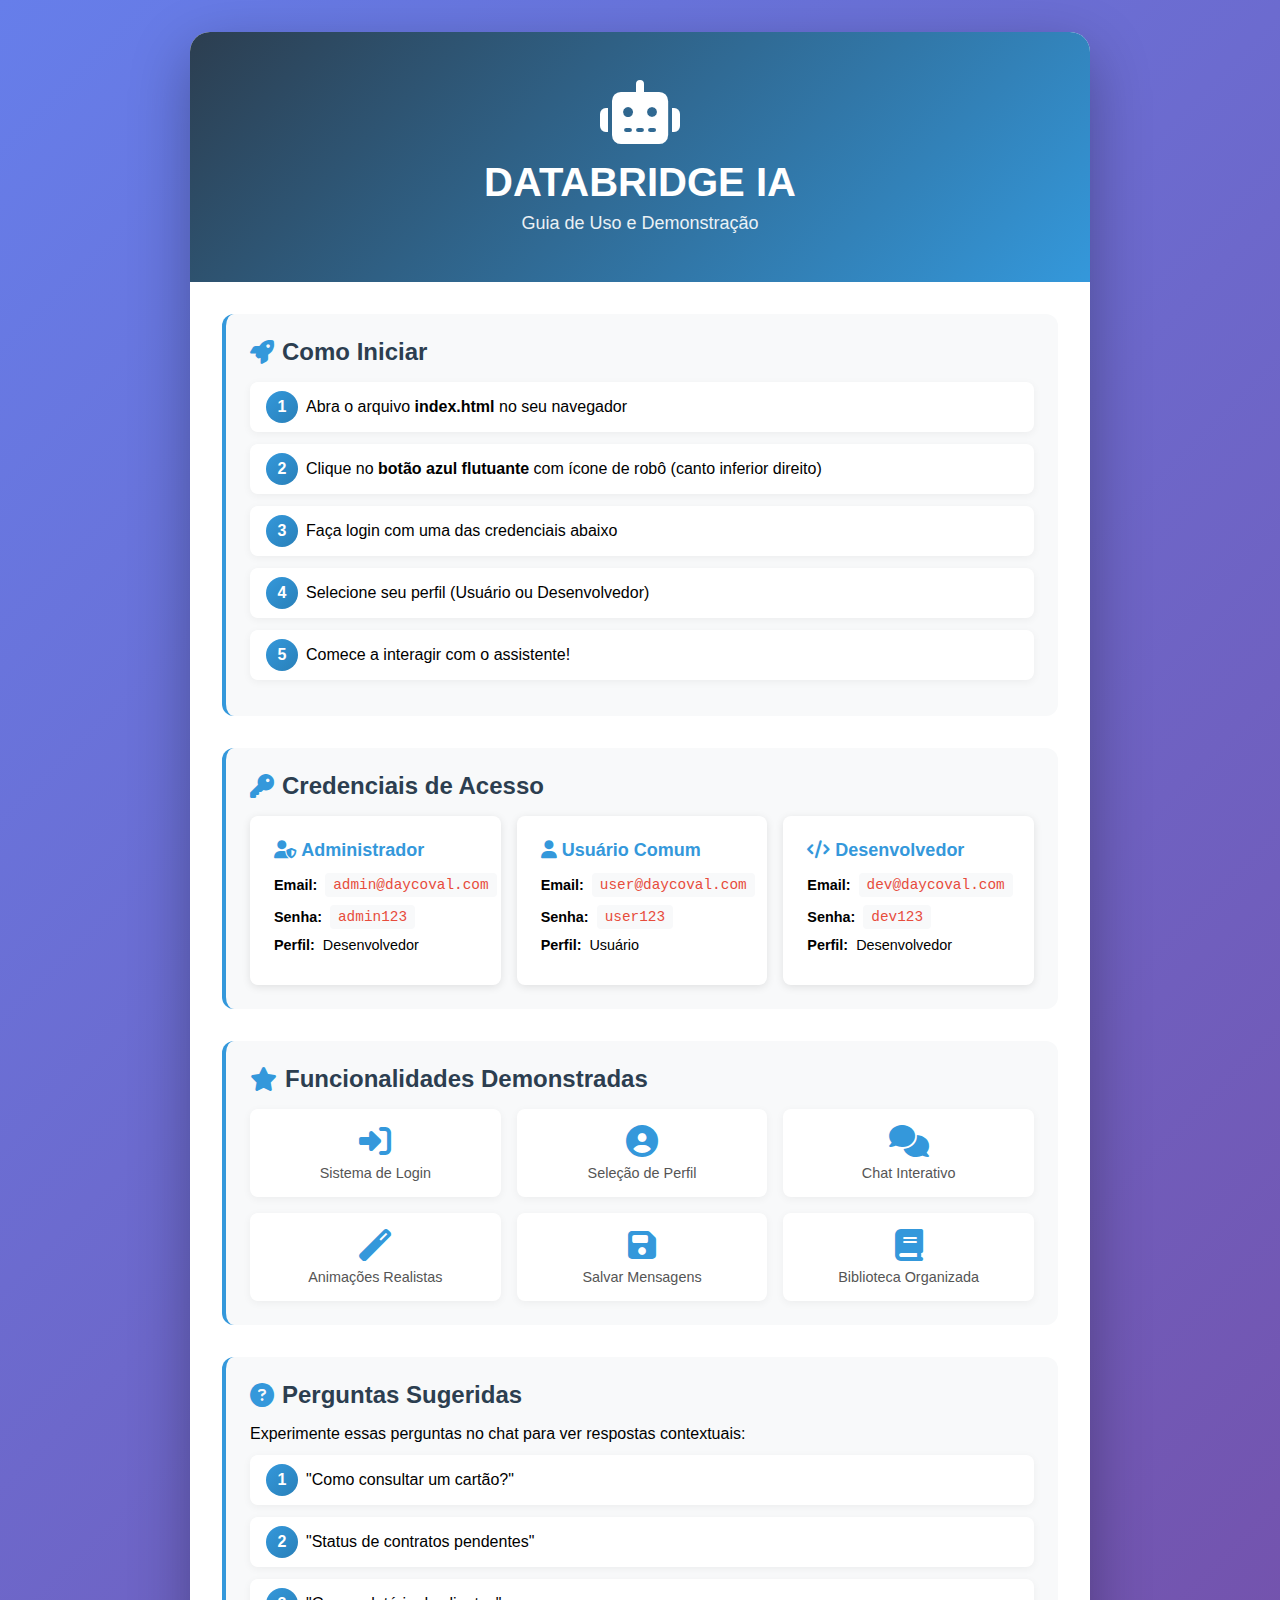
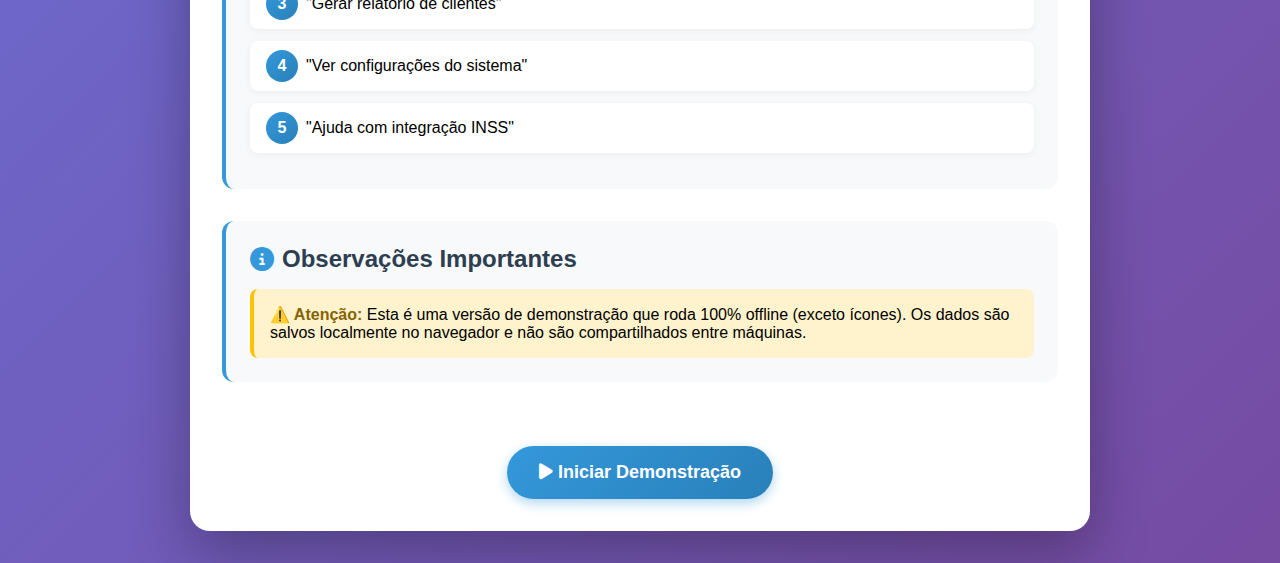
<file: como-usar.html>
<!DOCTYPE html>
<html lang="pt-BR">
<head>
    <meta charset="UTF-8">
    <meta name="viewport" content="width=device-width, initial-scale=1.0">
    <title>Como Usar - Daycoval DATABRIDGE IA</title>
    <link rel="stylesheet" href="https://cdnjs.cloudflare.com/ajax/libs/font-awesome/6.4.0/css/all.min.css">
    <style>
        * {
            margin: 0;
            padding: 0;
            box-sizing: border-box;
        }

        body {
            font-family: 'Segoe UI', Tahoma, Geneva, Verdana, sans-serif;
            background: linear-gradient(135deg, #667eea 0%, #764ba2 100%);
            min-height: 100vh;
            padding: 2rem;
        }

        .container {
            max-width: 900px;
            margin: 0 auto;
            background: white;
            border-radius: 20px;
            box-shadow: 0 20px 60px rgba(0, 0, 0, 0.3);
            overflow: hidden;
        }

        .header {
            background: linear-gradient(135deg, #2c3e50, #3498db);
            color: white;
            padding: 3rem 2rem;
            text-align: center;
        }

        .header h1 {
            font-size: 2.5rem;
            margin-bottom: 0.5rem;
        }

        .header p {
            font-size: 1.125rem;
            opacity: 0.9;
        }

        .content {
            padding: 2rem;
        }

        .section {
            margin-bottom: 2rem;
            padding: 1.5rem;
            background: #f8f9fa;
            border-radius: 12px;
            border-left: 4px solid #3498db;
        }

        .section h2 {
            color: #2c3e50;
            margin-bottom: 1rem;
            display: flex;
            align-items: center;
            gap: 0.5rem;
        }

        .section h2 i {
            color: #3498db;
        }

        .credentials {
            display: grid;
            grid-template-columns: repeat(auto-fit, minmax(250px, 1fr));
            gap: 1rem;
            margin-top: 1rem;
        }

        .credential-card {
            background: white;
            padding: 1.5rem;
            border-radius: 8px;
            box-shadow: 0 2px 8px rgba(0, 0, 0, 0.1);
        }

        .credential-card h3 {
            color: #3498db;
            margin-bottom: 0.75rem;
            font-size: 1.125rem;
        }

        .credential-card p {
            display: flex;
            align-items: center;
            gap: 0.5rem;
            margin: 0.5rem 0;
            font-size: 0.9rem;
        }

        .credential-card code {
            background: #f8f9fa;
            padding: 0.25rem 0.5rem;
            border-radius: 4px;
            font-family: 'Courier New', monospace;
            color: #e74c3c;
        }

        .steps {
            list-style: none;
            counter-reset: steps;
        }

        .steps li {
            counter-increment: steps;
            padding: 1rem 1rem 1rem 3.5rem;
            margin: 0.75rem 0;
            background: white;
            border-radius: 8px;
            position: relative;
            box-shadow: 0 2px 8px rgba(0, 0, 0, 0.05);
        }

        .steps li::before {
            content: counter(steps);
            position: absolute;
            left: 1rem;
            top: 50%;
            transform: translateY(-50%);
            width: 32px;
            height: 32px;
            background: linear-gradient(135deg, #3498db, #2980b9);
            color: white;
            border-radius: 50%;
            display: flex;
            align-items: center;
            justify-content: center;
            font-weight: bold;
        }

        .features {
            display: grid;
            grid-template-columns: repeat(auto-fit, minmax(200px, 1fr));
            gap: 1rem;
            margin-top: 1rem;
        }

        .feature {
            background: white;
            padding: 1rem;
            border-radius: 8px;
            text-align: center;
            box-shadow: 0 2px 8px rgba(0, 0, 0, 0.05);
        }

        .feature i {
            font-size: 2rem;
            color: #3498db;
            margin-bottom: 0.5rem;
        }

        .feature p {
            font-size: 0.9rem;
            color: #555;
        }

        .start-btn {
            display: inline-block;
            background: linear-gradient(135deg, #3498db, #2980b9);
            color: white;
            padding: 1rem 2rem;
            border-radius: 50px;
            text-decoration: none;
            font-weight: bold;
            font-size: 1.125rem;
            box-shadow: 0 4px 12px rgba(52, 152, 219, 0.4);
            transition: all 0.3s ease;
            margin-top: 2rem;
            text-align: center;
        }

        .start-btn:hover {
            transform: translateY(-3px);
            box-shadow: 0 6px 20px rgba(52, 152, 219, 0.5);
        }

        .note {
            background: #fff3cd;
            border-left: 4px solid #ffc107;
            padding: 1rem;
            border-radius: 8px;
            margin-top: 1rem;
        }

        .note strong {
            color: #856404;
        }
    </style>
</head>
<body>
    <div class="container">
        <div class="header">
            <i class="fas fa-robot" style="font-size: 4rem; margin-bottom: 1rem;"></i>
            <h1>DATABRIDGE IA</h1>
            <p>Guia de Uso e Demonstração</p>
        </div>

        <div class="content">
            <!-- Como Iniciar -->
            <div class="section">
                <h2><i class="fas fa-rocket"></i> Como Iniciar</h2>
                <ol class="steps">
                    <li>Abra o arquivo <strong>index.html</strong> no seu navegador</li>
                    <li>Clique no <strong>botão azul flutuante</strong> com ícone de robô (canto inferior direito)</li>
                    <li>Faça login com uma das credenciais abaixo</li>
                    <li>Selecione seu perfil (Usuário ou Desenvolvedor)</li>
                    <li>Comece a interagir com o assistente!</li>
                </ol>
            </div>

            <!-- Credenciais -->
            <div class="section">
                <h2><i class="fas fa-key"></i> Credenciais de Acesso</h2>
                <div class="credentials">
                    <div class="credential-card">
                        <h3><i class="fas fa-user-shield"></i> Administrador</h3>
                        <p><strong>Email:</strong> <code>admin@daycoval.com</code></p>
                        <p><strong>Senha:</strong> <code>admin123</code></p>
                        <p><strong>Perfil:</strong> Desenvolvedor</p>
                    </div>
                    <div class="credential-card">
                        <h3><i class="fas fa-user"></i> Usuário Comum</h3>
                        <p><strong>Email:</strong> <code>user@daycoval.com</code></p>
                        <p><strong>Senha:</strong> <code>user123</code></p>
                        <p><strong>Perfil:</strong> Usuário</p>
                    </div>
                    <div class="credential-card">
                        <h3><i class="fas fa-code"></i> Desenvolvedor</h3>
                        <p><strong>Email:</strong> <code>dev@daycoval.com</code></p>
                        <p><strong>Senha:</strong> <code>dev123</code></p>
                        <p><strong>Perfil:</strong> Desenvolvedor</p>
                    </div>
                </div>
            </div>

            <!-- Funcionalidades -->
            <div class="section">
                <h2><i class="fas fa-star"></i> Funcionalidades Demonstradas</h2>
                <div class="features">
                    <div class="feature">
                        <i class="fas fa-sign-in-alt"></i>
                        <p>Sistema de Login</p>
                    </div>
                    <div class="feature">
                        <i class="fas fa-user-circle"></i>
                        <p>Seleção de Perfil</p>
                    </div>
                    <div class="feature">
                        <i class="fas fa-comments"></i>
                        <p>Chat Interativo</p>
                    </div>
                    <div class="feature">
                        <i class="fas fa-magic"></i>
                        <p>Animações Realistas</p>
                    </div>
                    <div class="feature">
                        <i class="fas fa-save"></i>
                        <p>Salvar Mensagens</p>
                    </div>
                    <div class="feature">
                        <i class="fas fa-book"></i>
                        <p>Biblioteca Organizada</p>
                    </div>
                </div>
            </div>

            <!-- Perguntas Sugeridas -->
            <div class="section">
                <h2><i class="fas fa-question-circle"></i> Perguntas Sugeridas</h2>
                <p>Experimente essas perguntas no chat para ver respostas contextuais:</p>
                <ol class="steps">
                    <li>"Como consultar um cartão?"</li>
                    <li>"Status de contratos pendentes"</li>
                    <li>"Gerar relatório de clientes"</li>
                    <li>"Ver configurações do sistema"</li>
                    <li>"Ajuda com integração INSS"</li>
                </ol>
            </div>

            <!-- Observações -->
            <div class="section">
                <h2><i class="fas fa-info-circle"></i> Observações Importantes</h2>
                <div class="note">
                    <strong>⚠️ Atenção:</strong> Esta é uma versão de demonstração que roda 100% offline (exceto ícones). 
                    Os dados são salvos localmente no navegador e não são compartilhados entre máquinas.
                </div>
            </div>

            <!-- Botão Iniciar -->
            <center>
                <a href="index.html" class="start-btn">
                    <i class="fas fa-play"></i> Iniciar Demonstração
                </a>
            </center>
        </div>
    </div>
</body>
</html>
</file>
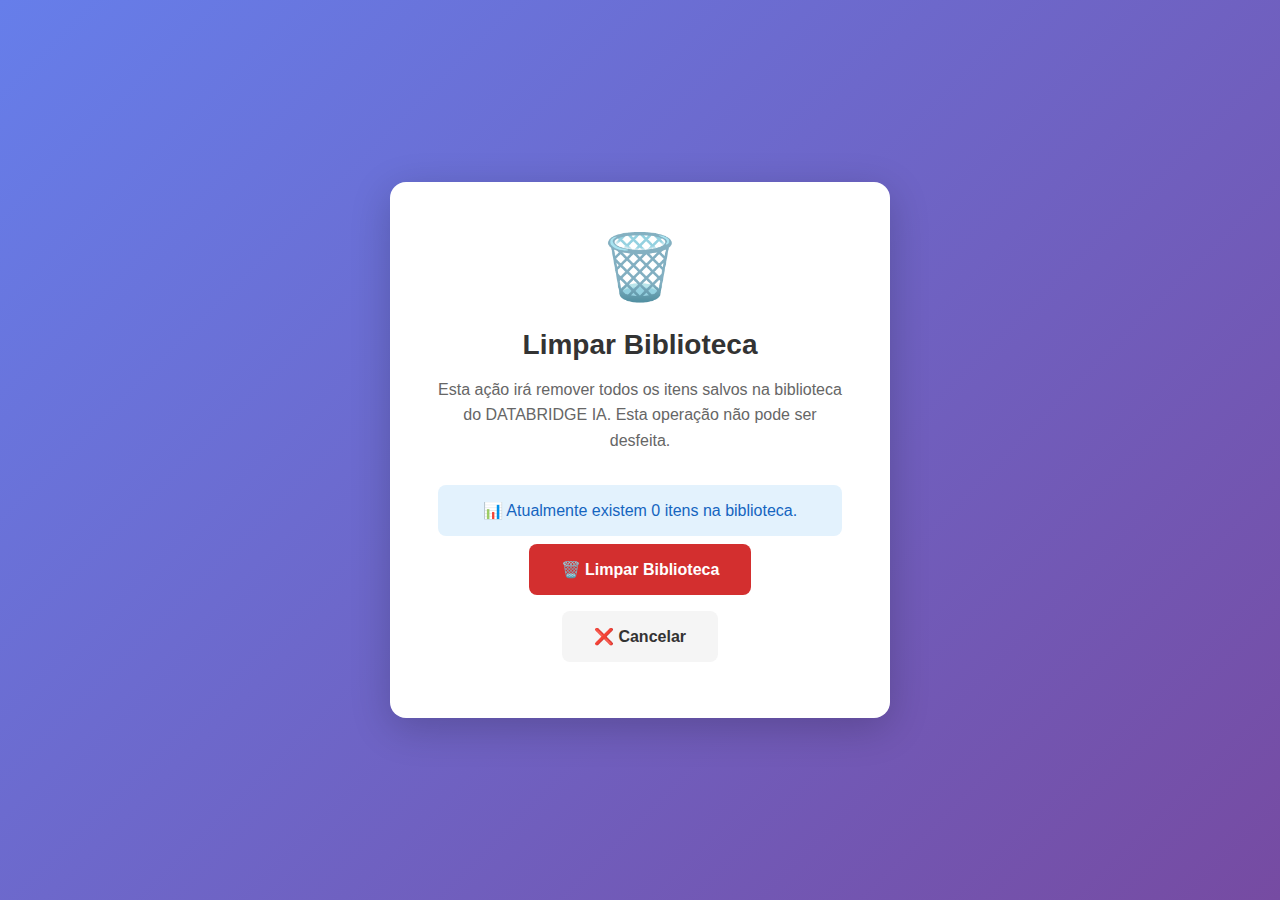
<file: limpar-biblioteca.html>
<!DOCTYPE html>
<html lang="pt-BR">
<head>
    <meta charset="UTF-8">
    <meta name="viewport" content="width=device-width, initial-scale=1.0">
    <title>Limpar Biblioteca - DATABRIDGE IA</title>
    <style>
        * {
            margin: 0;
            padding: 0;
            box-sizing: border-box;
        }

        body {
            font-family: 'Segoe UI', Tahoma, Geneva, Verdana, sans-serif;
            background: linear-gradient(135deg, #667eea 0%, #764ba2 100%);
            min-height: 100vh;
            display: flex;
            align-items: center;
            justify-content: center;
            padding: 2rem;
        }

        .container {
            background: white;
            border-radius: 16px;
            box-shadow: 0 10px 40px rgba(0, 0, 0, 0.2);
            padding: 3rem;
            max-width: 500px;
            width: 100%;
            text-align: center;
        }

        .icon {
            font-size: 4rem;
            margin-bottom: 1.5rem;
        }

        h1 {
            color: #333;
            margin-bottom: 1rem;
            font-size: 1.75rem;
        }

        p {
            color: #666;
            margin-bottom: 2rem;
            line-height: 1.6;
        }

        .btn {
            padding: 1rem 2rem;
            border: none;
            border-radius: 8px;
            font-size: 1rem;
            font-weight: 600;
            cursor: pointer;
            transition: all 0.3s ease;
            margin: 0.5rem;
        }

        .btn-danger {
            background: #d32f2f;
            color: white;
        }

        .btn-danger:hover {
            background: #c62828;
            transform: translateY(-2px);
            box-shadow: 0 4px 12px rgba(211, 47, 47, 0.3);
        }

        .btn-secondary {
            background: #f5f5f5;
            color: #333;
        }

        .btn-secondary:hover {
            background: #e0e0e0;
            transform: translateY(-2px);
        }

        .status {
            margin-top: 1.5rem;
            padding: 1rem;
            border-radius: 8px;
            font-weight: 500;
            display: none;
        }

        .status.success {
            background: #c8e6c9;
            color: #2e7d32;
            display: block;
        }

        .status.info {
            background: #e3f2fd;
            color: #1565c0;
            display: block;
        }
    </style>
</head>
<body>
    <div class="container">
        <div class="icon">🗑️</div>
        <h1>Limpar Biblioteca</h1>
        <p>Esta ação irá remover todos os itens salvos na biblioteca do DATABRIDGE IA. Esta operação não pode ser desfeita.</p>
        
        <div id="status" class="status"></div>
        
        <div>
            <button class="btn btn-danger" onclick="limparBiblioteca()">
                🗑️ Limpar Biblioteca
            </button>
            <button class="btn btn-secondary" onclick="window.close()">
                ❌ Cancelar
            </button>
        </div>
    </div>

    <script>
        function limparBiblioteca() {
            const status = document.getElementById('status');
            
            try {
                // Verificar quantos itens existem
                const savedMessages = JSON.parse(localStorage.getItem('dcc_saved_messages') || '[]');
                const count = savedMessages.length;
                
                if (count === 0) {
                    status.className = 'status info';
                    status.textContent = '📭 A biblioteca já está vazia!';
                    return;
                }
                
                // Limpar localStorage
                localStorage.removeItem('dcc_saved_messages');
                
                status.className = 'status success';
                status.textContent = `✅ Sucesso! ${count} ${count === 1 ? 'item removido' : 'itens removidos'} da biblioteca.`;
                
                // Desabilitar botão
                document.querySelector('.btn-danger').disabled = true;
                document.querySelector('.btn-danger').style.opacity = '0.5';
                document.querySelector('.btn-danger').style.cursor = 'not-allowed';
                
            } catch (error) {
                status.className = 'status error';
                status.style.background = '#ffcdd2';
                status.style.color = '#c62828';
                status.textContent = '❌ Erro ao limpar biblioteca: ' + error.message;
            }
        }
        
        // Verificar status ao carregar
        window.addEventListener('load', () => {
            const savedMessages = JSON.parse(localStorage.getItem('dcc_saved_messages') || '[]');
            const count = savedMessages.length;
            
            const status = document.getElementById('status');
            status.className = 'status info';
            status.textContent = `📊 Atualmente existem ${count} ${count === 1 ? 'item' : 'itens'} na biblioteca.`;
        });
    </script>
</body>
</html>
</file>
